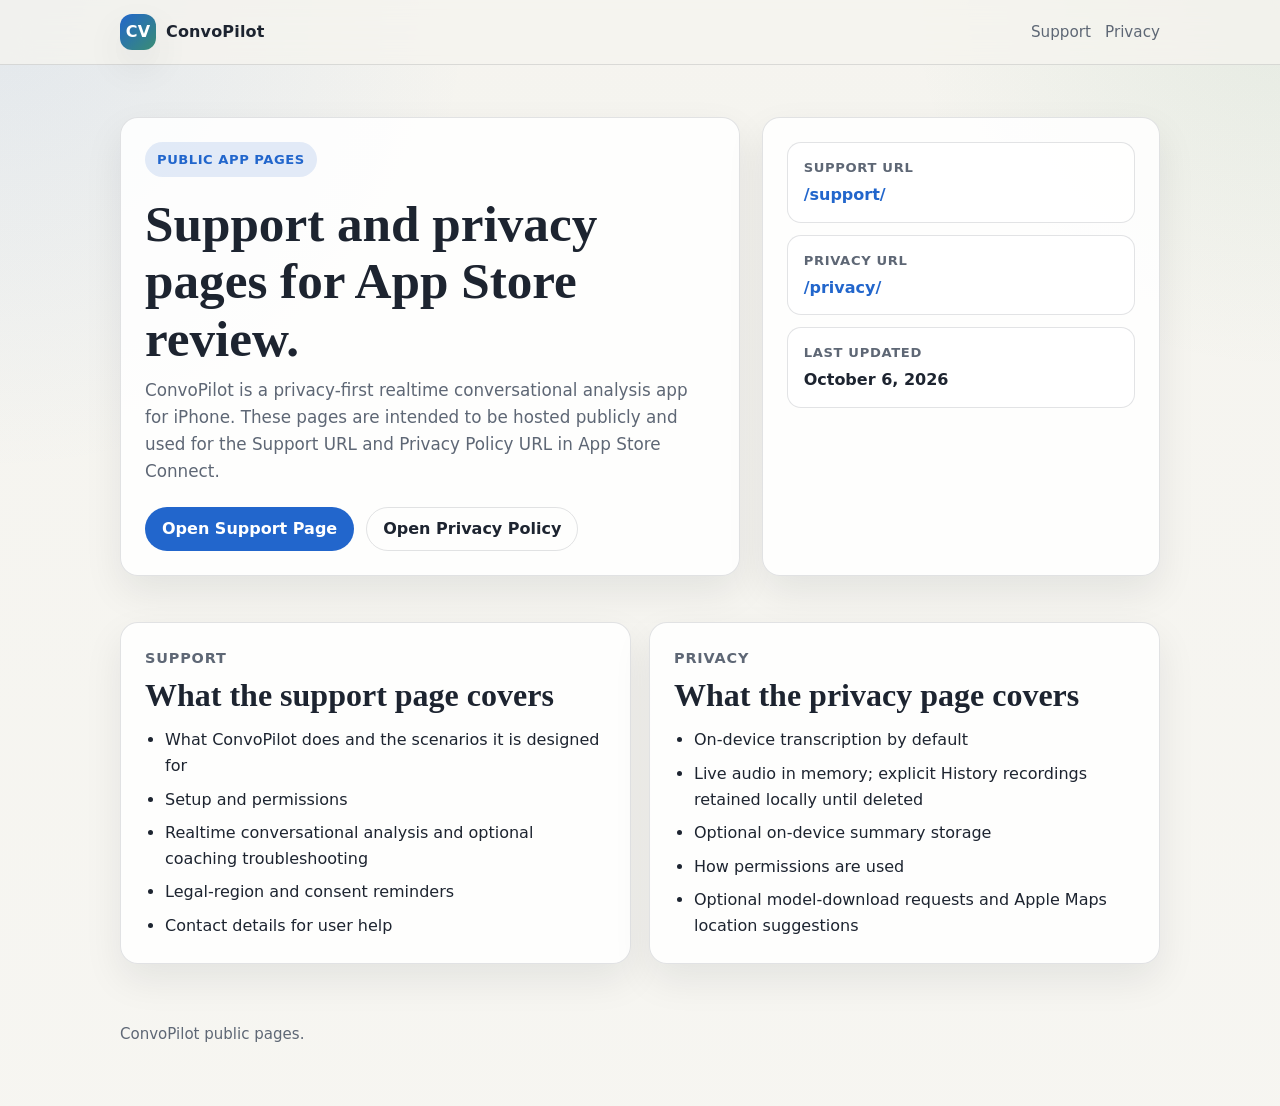
<file: index.html>
<!doctype html>
<html lang="en">
  <head>
    <meta charset="utf-8">
    <meta name="viewport" content="width=device-width, initial-scale=1">
    <title>ConvoPilot Public Pages</title>
    <meta name="description" content="Public support and privacy pages for ConvoPilot.">
    <link rel="stylesheet" href="styles.css">
  </head>
  <body>
    <header class="site-header">
      <div class="page">
        <a class="brand" href="index.html">
          <span class="brand-mark">CV</span>
          <span>ConvoPilot</span>
        </a>
        <nav class="nav" aria-label="Primary">
          <a href="support/">Support</a>
          <a href="privacy/">Privacy</a>
        </nav>
      </div>
    </header>

    <main class="page">
      <section class="hero">
        <div class="hero-grid">
          <div class="hero-card">
            <span class="eyebrow">Public App Pages</span>
            <h1>Support and privacy pages for App Store review.</h1>
            <p class="hero-copy">
              ConvoPilot is a privacy-first realtime conversational analysis app for iPhone. These pages are intended
              to be hosted publicly and used for the Support URL and Privacy Policy URL in App Store Connect.
            </p>
            <div class="hero-actions">
              <a class="button button-primary" href="support/">Open Support Page</a>
              <a class="button button-secondary" href="privacy/">Open Privacy Policy</a>
            </div>
          </div>

          <aside class="hero-card">
            <div class="meta-list">
              <div class="meta-item">
                <span class="meta-label">Support URL</span>
                <strong><a href="support/">/support/</a></strong>
              </div>
              <div class="meta-item">
                <span class="meta-label">Privacy URL</span>
                <strong><a href="privacy/">/privacy/</a></strong>
              </div>
              <div class="meta-item">
                <span class="meta-label">Last Updated</span>
                <strong>October 6, 2026</strong>
              </div>
            </div>
          </aside>
        </div>
      </section>

      <section class="section">
        <div class="section-grid">
          <article class="card">
            <span class="section-kicker">Support</span>
            <h2 class="section-title">What the support page covers</h2>
            <ul class="list">
              <li>What ConvoPilot does and the scenarios it is designed for</li>
              <li>Setup and permissions</li>
              <li>Realtime conversational analysis and optional coaching troubleshooting</li>
              <li>Legal-region and consent reminders</li>
              <li>Contact details for user help</li>
            </ul>
          </article>

          <article class="card">
            <span class="section-kicker">Privacy</span>
            <h2 class="section-title">What the privacy page covers</h2>
            <ul class="list">
              <li>On-device transcription by default</li>
              <li>Live audio in memory; explicit History recordings retained locally until deleted</li>
              <li>Optional on-device summary storage</li>
              <li>How permissions are used</li>
              <li>Optional model-download requests and Apple Maps location suggestions</li>
            </ul>
          </article>
        </div>
      </section>
    </main>

    <footer class="site-footer">
      <div class="page">
        <p>ConvoPilot public pages.</p>
      </div>
    </footer>
  </body>
  </html>
</file>
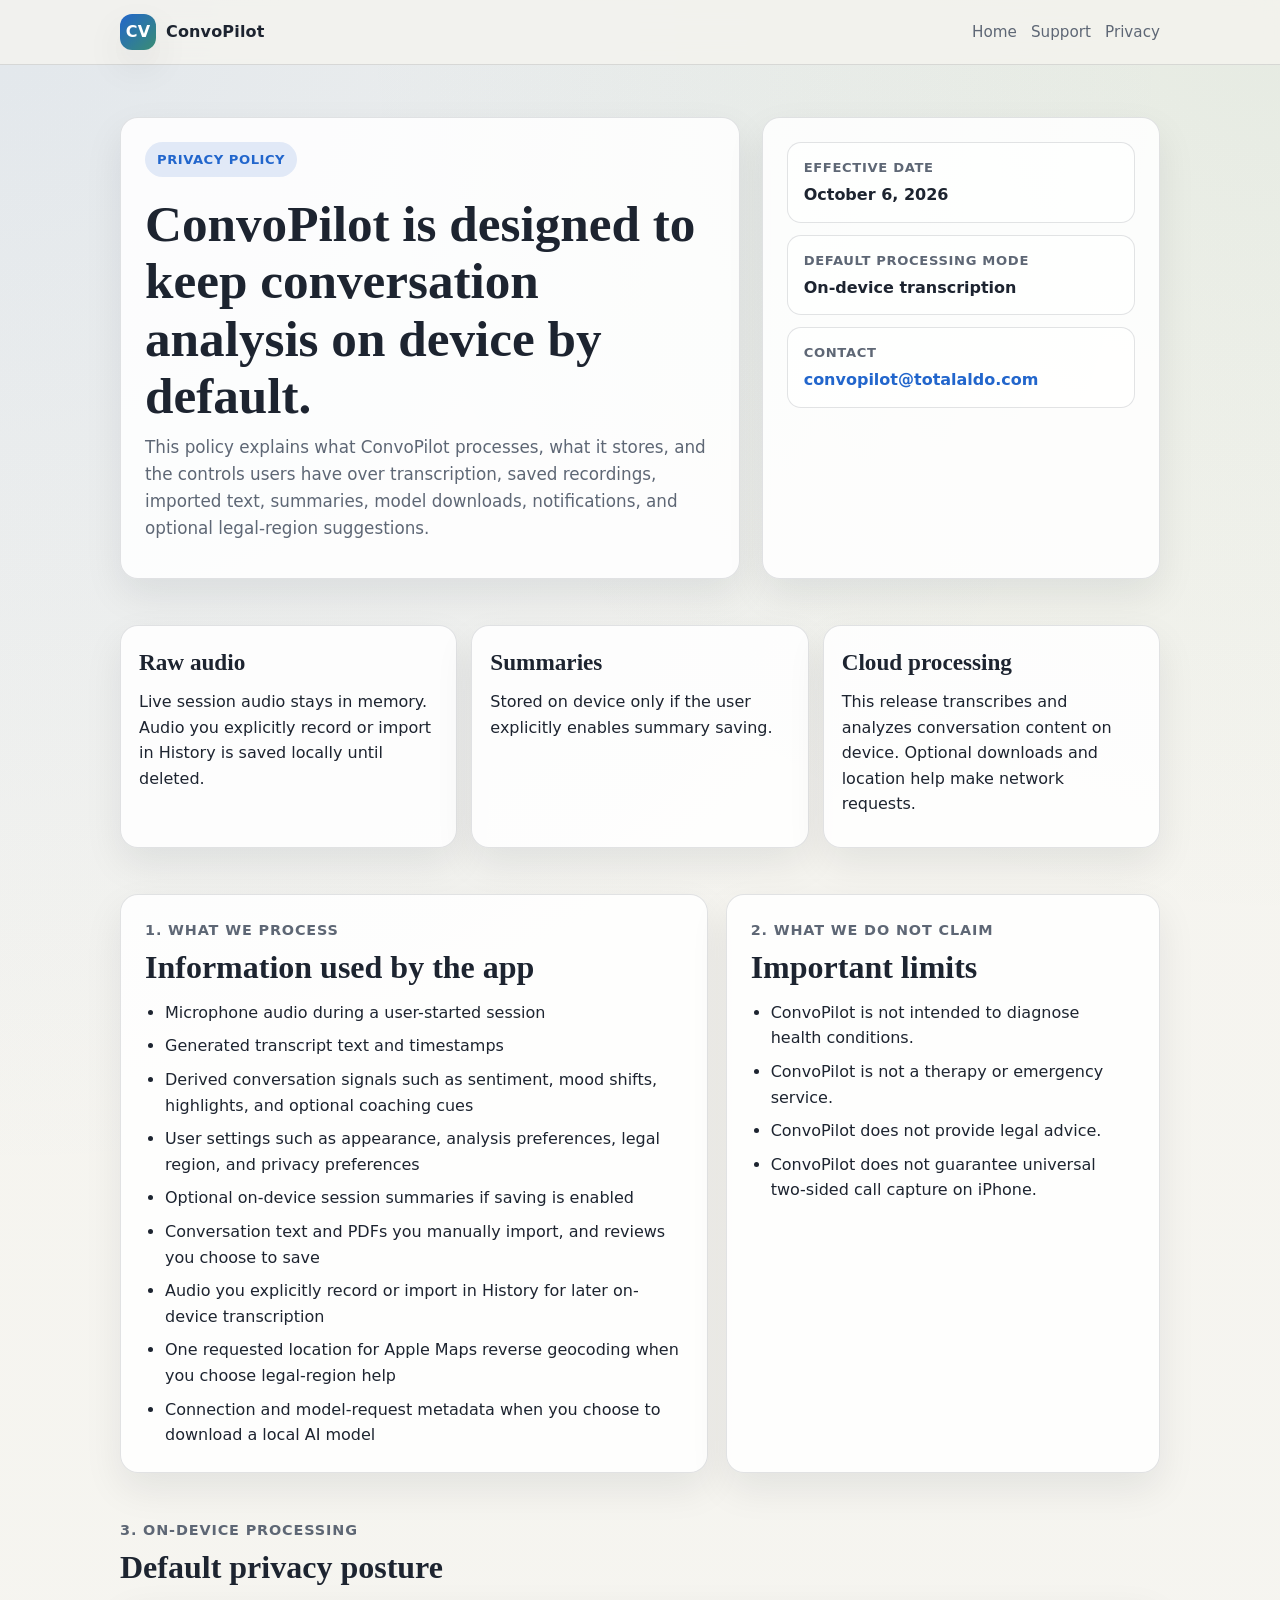
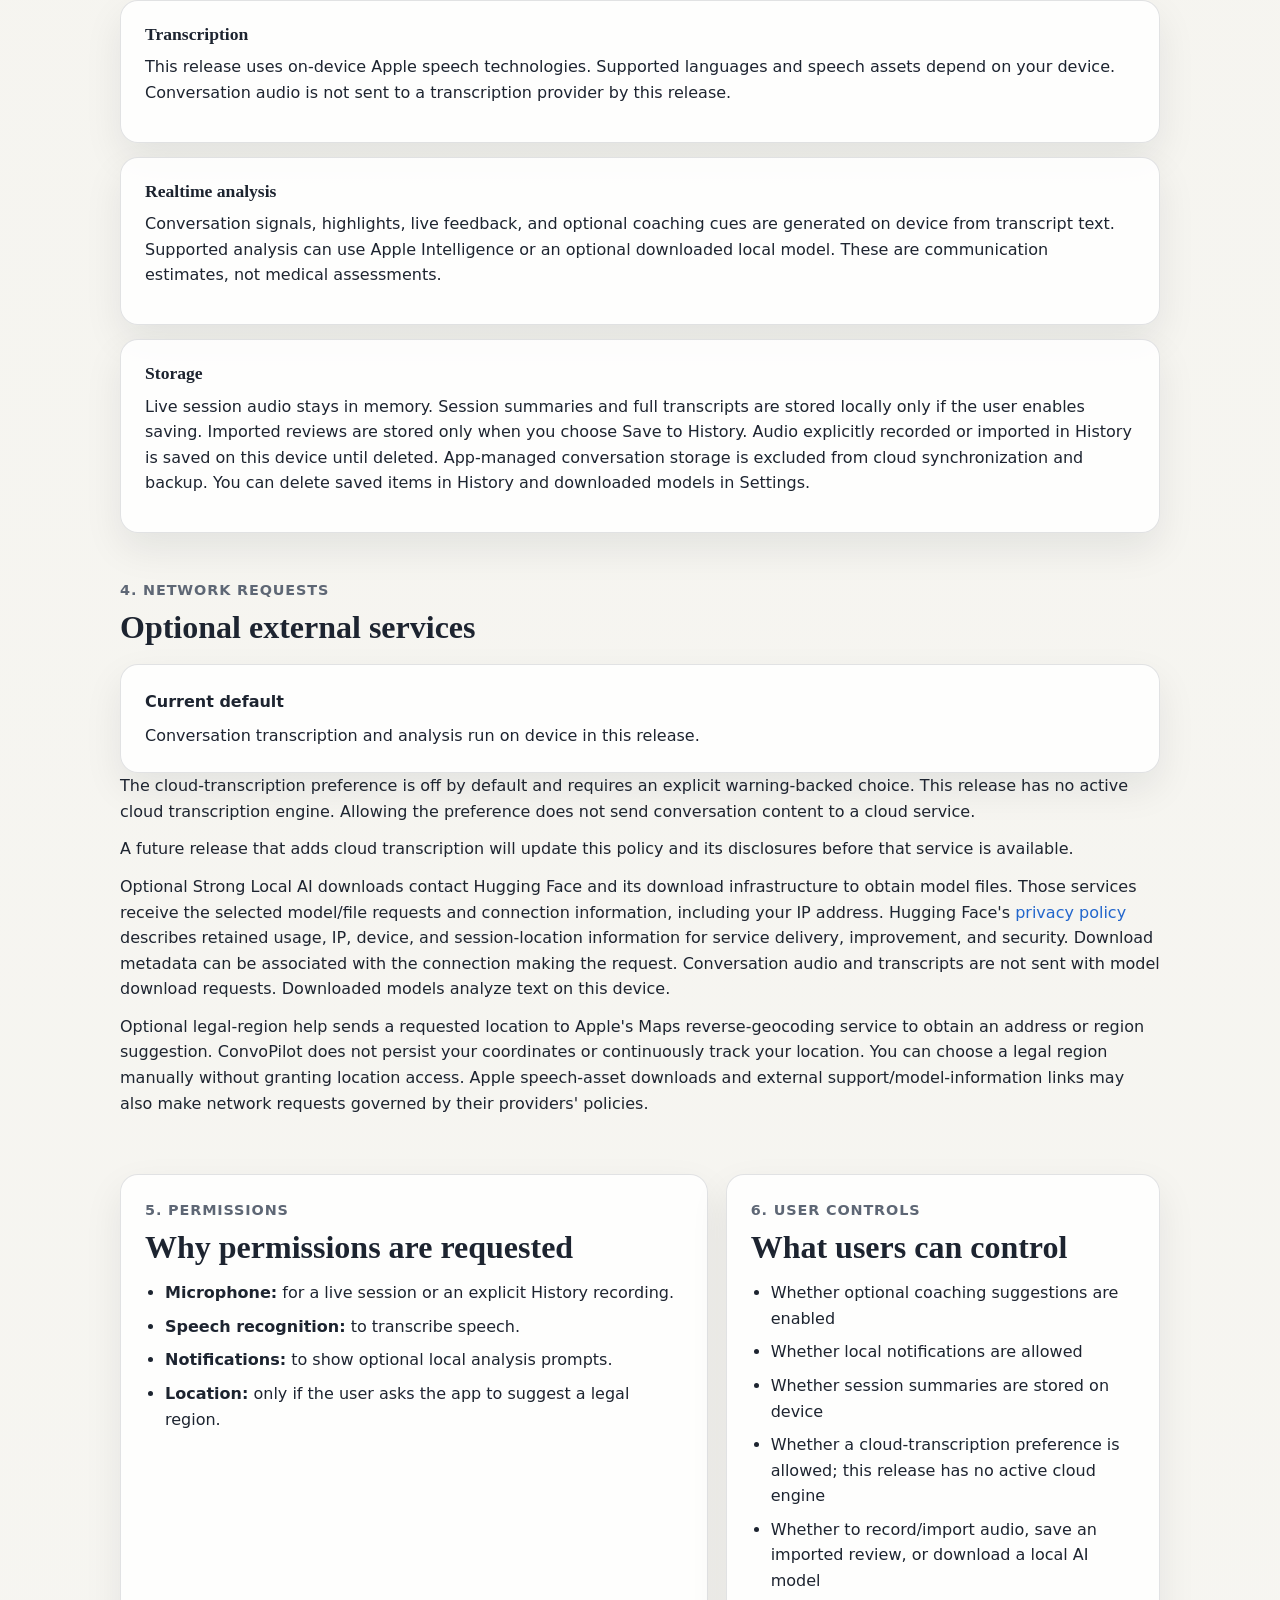
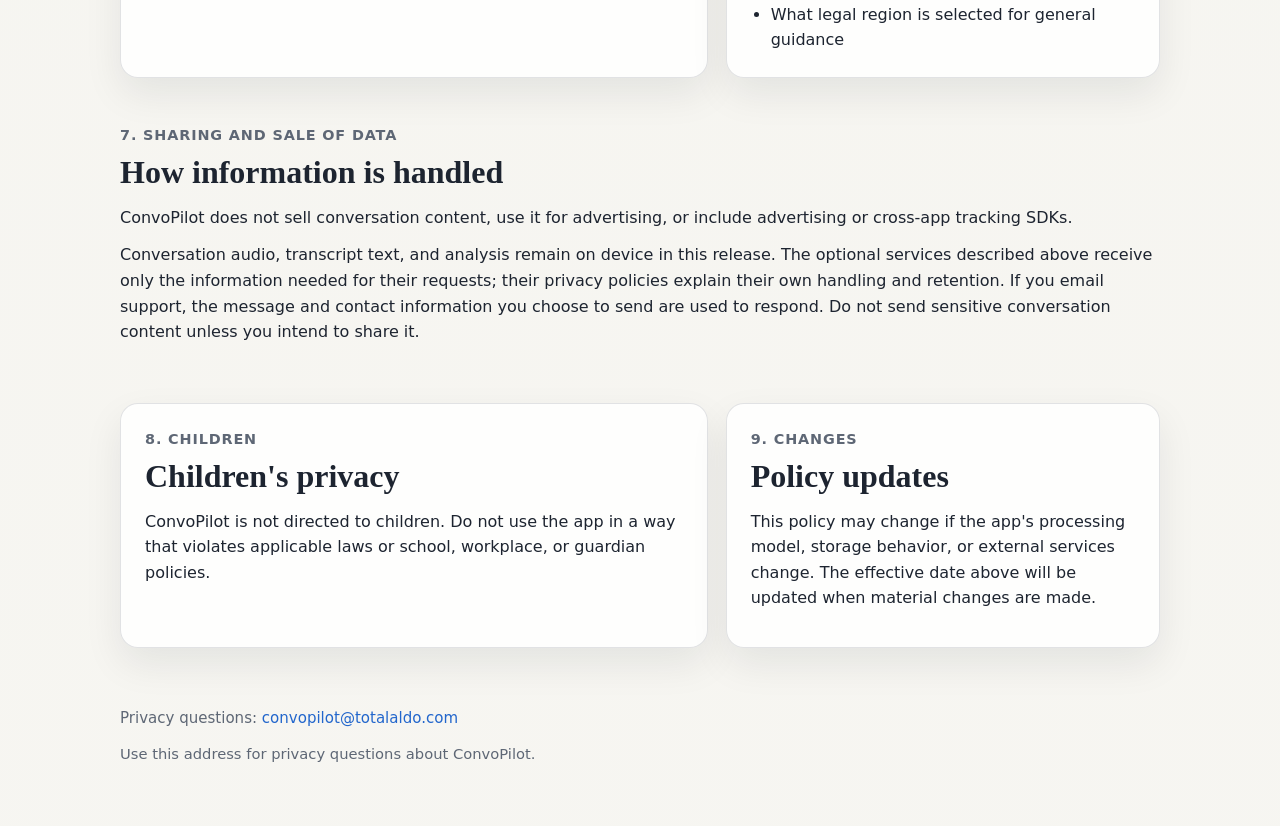
<file: privacy/index.html>
<!doctype html>
<html lang="en">
  <head>
    <meta charset="utf-8">
    <meta name="viewport" content="width=device-width, initial-scale=1">
    <title>ConvoPilot Privacy Policy</title>
    <meta name="description" content="Privacy policy for ConvoPilot.">
    <link rel="stylesheet" href="../styles.css">
  </head>
  <body>
    <header class="site-header">
      <div class="page">
        <a class="brand" href="../">
          <span class="brand-mark">CV</span>
          <span>ConvoPilot</span>
        </a>
        <nav class="nav" aria-label="Primary">
          <a href="../">Home</a>
          <a href="../support/">Support</a>
          <a href="../privacy/">Privacy</a>
        </nav>
      </div>
    </header>

    <main class="page">
      <section class="hero">
        <div class="hero-grid">
          <div class="hero-card">
            <span class="eyebrow">Privacy Policy</span>
            <h1>ConvoPilot is designed to keep conversation analysis on device by default.</h1>
            <p class="hero-copy">
              This policy explains what ConvoPilot processes, what it stores, and the controls users have over transcription,
              saved recordings, imported text, summaries, model downloads, notifications, and optional legal-region suggestions.
            </p>
          </div>

          <aside class="hero-card">
            <div class="meta-list">
              <div class="meta-item">
                <span class="meta-label">Effective Date</span>
                <strong>October 6, 2026</strong>
              </div>
              <div class="meta-item">
                <span class="meta-label">Default Processing Mode</span>
                <strong>On-device transcription</strong>
              </div>
              <div class="meta-item">
                <span class="meta-label">Contact</span>
                <strong><a href="mailto:convopilot@totalaldo.com">convopilot@totalaldo.com</a></strong>
              </div>
            </div>
          </aside>
        </div>
      </section>

      <section class="section">
        <div class="stat-grid">
          <article class="stat">
            <strong>Raw audio</strong>
            <p>Live session audio stays in memory. Audio you explicitly record or import in History is saved locally until deleted.</p>
          </article>
          <article class="stat">
            <strong>Summaries</strong>
            <p>Stored on device only if the user explicitly enables summary saving.</p>
          </article>
          <article class="stat">
            <strong>Cloud processing</strong>
            <p>This release transcribes and analyzes conversation content on device. Optional downloads and location help make network requests.</p>
          </article>
        </div>
      </section>

      <section class="section two-column">
        <article class="card">
          <span class="section-kicker">1. What We Process</span>
          <h2 class="section-title">Information used by the app</h2>
          <ul class="list">
            <li>Microphone audio during a user-started session</li>
            <li>Generated transcript text and timestamps</li>
            <li>Derived conversation signals such as sentiment, mood shifts, highlights, and optional coaching cues</li>
            <li>User settings such as appearance, analysis preferences, legal region, and privacy preferences</li>
            <li>Optional on-device session summaries if saving is enabled</li>
            <li>Conversation text and PDFs you manually import, and reviews you choose to save</li>
            <li>Audio you explicitly record or import in History for later on-device transcription</li>
            <li>One requested location for Apple Maps reverse geocoding when you choose legal-region help</li>
            <li>Connection and model-request metadata when you choose to download a local AI model</li>
          </ul>
        </article>

        <article class="card">
          <span class="section-kicker">2. What We Do Not Claim</span>
          <h2 class="section-title">Important limits</h2>
          <ul class="list">
            <li>ConvoPilot is not intended to diagnose health conditions.</li>
            <li>ConvoPilot is not a therapy or emergency service.</li>
            <li>ConvoPilot does not provide legal advice.</li>
            <li>ConvoPilot does not guarantee universal two-sided call capture on iPhone.</li>
          </ul>
        </article>
      </section>

      <section class="section">
        <span class="section-kicker">3. On-Device Processing</span>
        <h2 class="section-title">Default privacy posture</h2>
        <div class="card-list">
          <article class="card">
            <h3>Transcription</h3>
            <p>This release uses on-device Apple speech technologies. Supported languages and speech assets depend on your device. Conversation audio is not sent to a transcription provider by this release.</p>
          </article>
          <article class="card">
            <h3>Realtime analysis</h3>
            <p>Conversation signals, highlights, live feedback, and optional coaching cues are generated on device from transcript text. Supported analysis can use Apple Intelligence or an optional downloaded local model. These are communication estimates, not medical assessments.</p>
          </article>
          <article class="card">
            <h3>Storage</h3>
            <p>Live session audio stays in memory. Session summaries and full transcripts are stored locally only if the user enables saving. Imported reviews are stored only when you choose Save to History. Audio explicitly recorded or imported in History is saved on this device until deleted. App-managed conversation storage is excluded from cloud synchronization and backup. You can delete saved items in History and downloaded models in Settings.</p>
          </article>
        </div>
      </section>

      <section class="section">
        <span class="section-kicker">4. Network Requests</span>
        <h2 class="section-title">Optional external services</h2>
        <div class="notice">
          <span class="notice-title">Current default</span>
          Conversation transcription and analysis run on device in this release.
        </div>
        <p>
          The cloud-transcription preference is off by default and requires an explicit warning-backed choice.
          This release has no active cloud transcription engine. Allowing the preference does not send conversation content to a cloud service.
        </p>
        <p>
          A future release that adds cloud transcription will update this policy and its disclosures before that service is available.
        </p>
        <p>
          Optional Strong Local AI downloads contact Hugging Face and its download infrastructure to obtain model files.
          Those services receive the selected model/file requests and connection information, including your IP address.
          Hugging Face's <a href="https://huggingface.co/privacy">privacy policy</a> describes retained usage, IP, device,
          and session-location information for service delivery, improvement, and security. Download metadata can be
          associated with the connection making the request. Conversation audio and transcripts are not sent with model
          download requests. Downloaded models analyze text on this device.
        </p>
        <p>
          Optional legal-region help sends a requested location to Apple's Maps reverse-geocoding service to obtain an address or region suggestion.
          ConvoPilot does not persist your coordinates or continuously track your location. You can choose a legal region manually without granting location access.
          Apple speech-asset downloads and external support/model-information links may also make network requests governed by their providers' policies.
        </p>
      </section>

      <section class="section two-column">
        <article class="card">
          <span class="section-kicker">5. Permissions</span>
          <h2 class="section-title">Why permissions are requested</h2>
          <ul class="list">
            <li><strong>Microphone:</strong> for a live session or an explicit History recording.</li>
            <li><strong>Speech recognition:</strong> to transcribe speech.</li>
            <li><strong>Notifications:</strong> to show optional local analysis prompts.</li>
            <li><strong>Location:</strong> only if the user asks the app to suggest a legal region.</li>
          </ul>
        </article>

        <article class="card">
          <span class="section-kicker">6. User Controls</span>
          <h2 class="section-title">What users can control</h2>
          <ul class="list">
            <li>Whether optional coaching suggestions are enabled</li>
            <li>Whether local notifications are allowed</li>
            <li>Whether session summaries are stored on device</li>
            <li>Whether a cloud-transcription preference is allowed; this release has no active cloud engine</li>
            <li>Whether to record/import audio, save an imported review, or download a local AI model</li>
            <li>What legal region is selected for general guidance</li>
          </ul>
        </article>
      </section>

      <section class="section">
        <span class="section-kicker">7. Sharing and Sale of Data</span>
        <h2 class="section-title">How information is handled</h2>
        <p>ConvoPilot does not sell conversation content, use it for advertising, or include advertising or cross-app tracking SDKs.</p>
        <p>
          Conversation audio, transcript text, and analysis remain on device in this release. The optional services described above
          receive only the information needed for their requests; their privacy policies explain their own handling and retention.
          If you email support, the message and contact information you choose to send are used to respond. Do not send sensitive conversation content unless you intend to share it.
        </p>
      </section>

      <section class="section two-column">
        <article class="card">
          <span class="section-kicker">8. Children</span>
          <h2 class="section-title">Children's privacy</h2>
          <p>ConvoPilot is not directed to children. Do not use the app in a way that violates applicable laws or school, workplace, or guardian policies.</p>
        </article>

        <article class="card">
          <span class="section-kicker">9. Changes</span>
          <h2 class="section-title">Policy updates</h2>
          <p>This policy may change if the app's processing model, storage behavior, or external services change. The effective date above will be updated when material changes are made.</p>
        </article>
      </section>
    </main>

    <footer class="site-footer">
      <div class="page">
        <p>Privacy questions: <a href="mailto:convopilot@totalaldo.com">convopilot@totalaldo.com</a></p>
        <p class="small">Use this address for privacy questions about ConvoPilot.</p>
      </div>
    </footer>
  </body>
  </html>
</file>
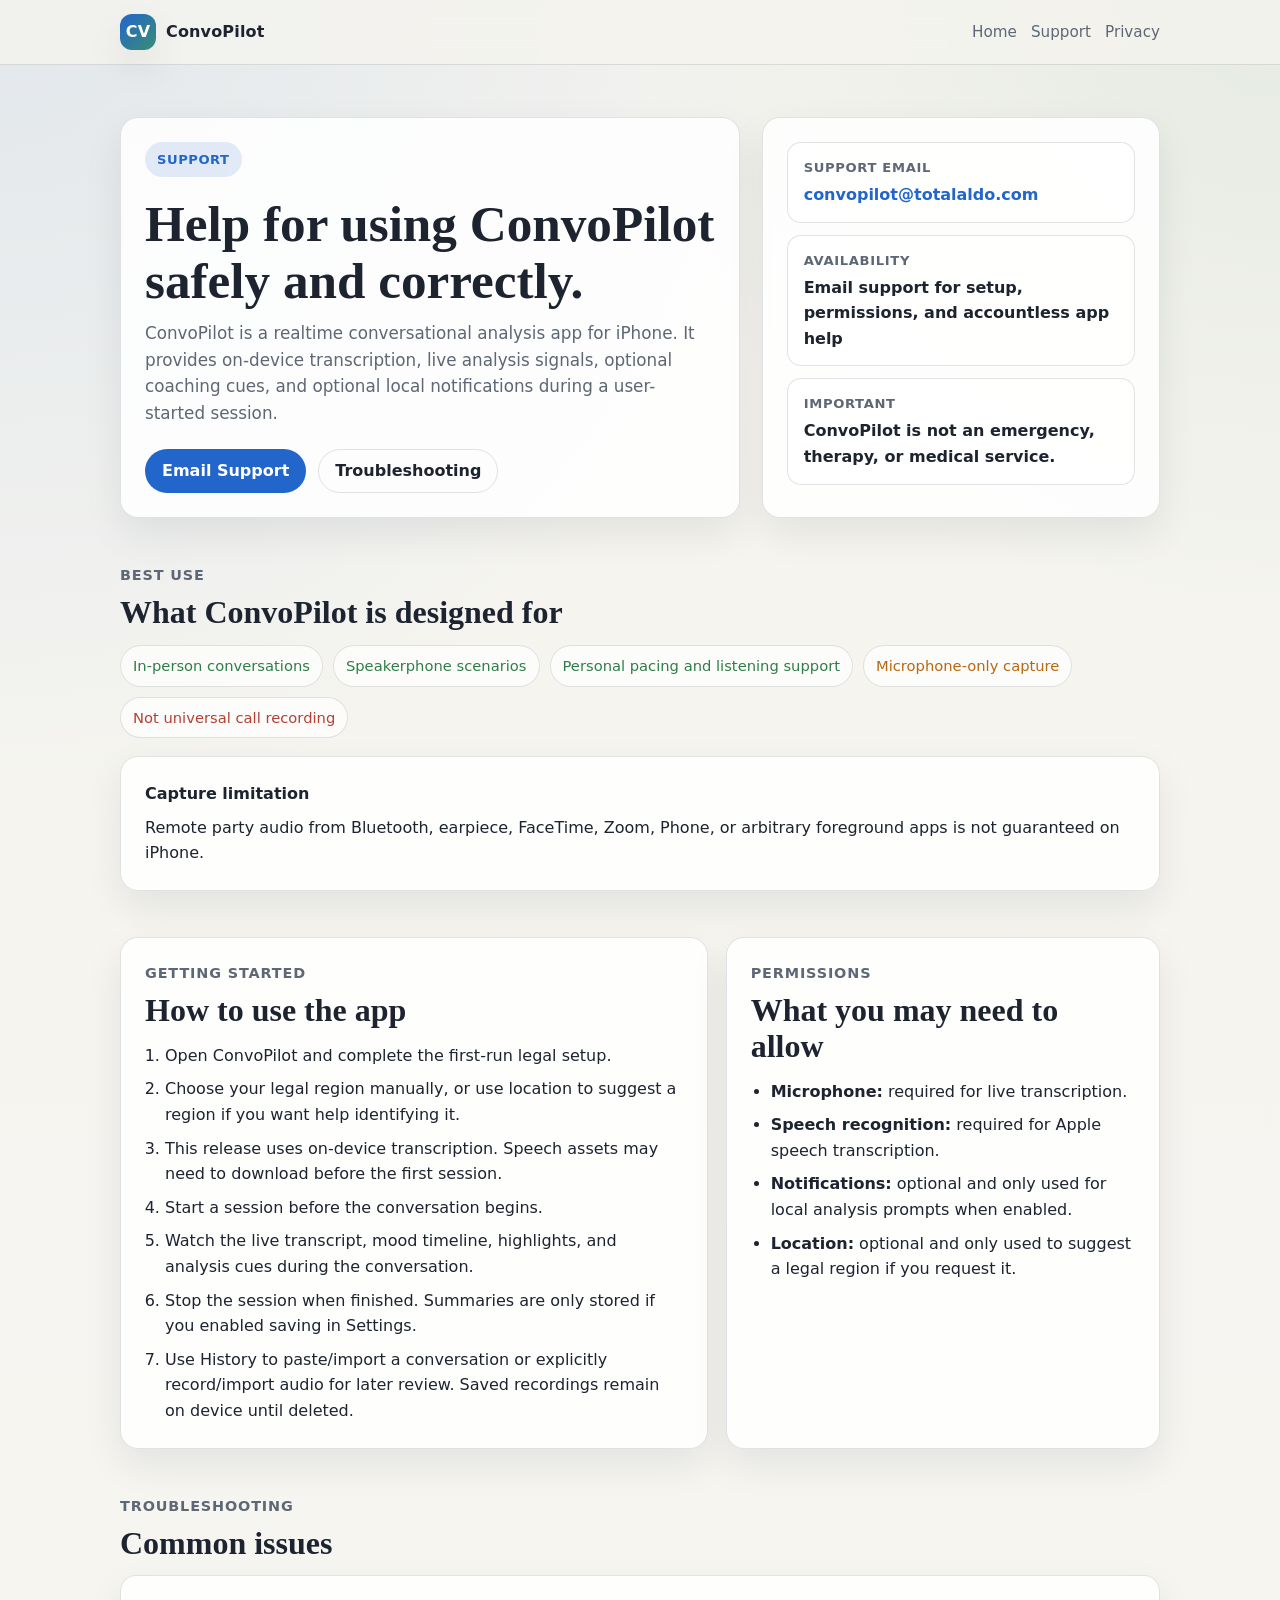
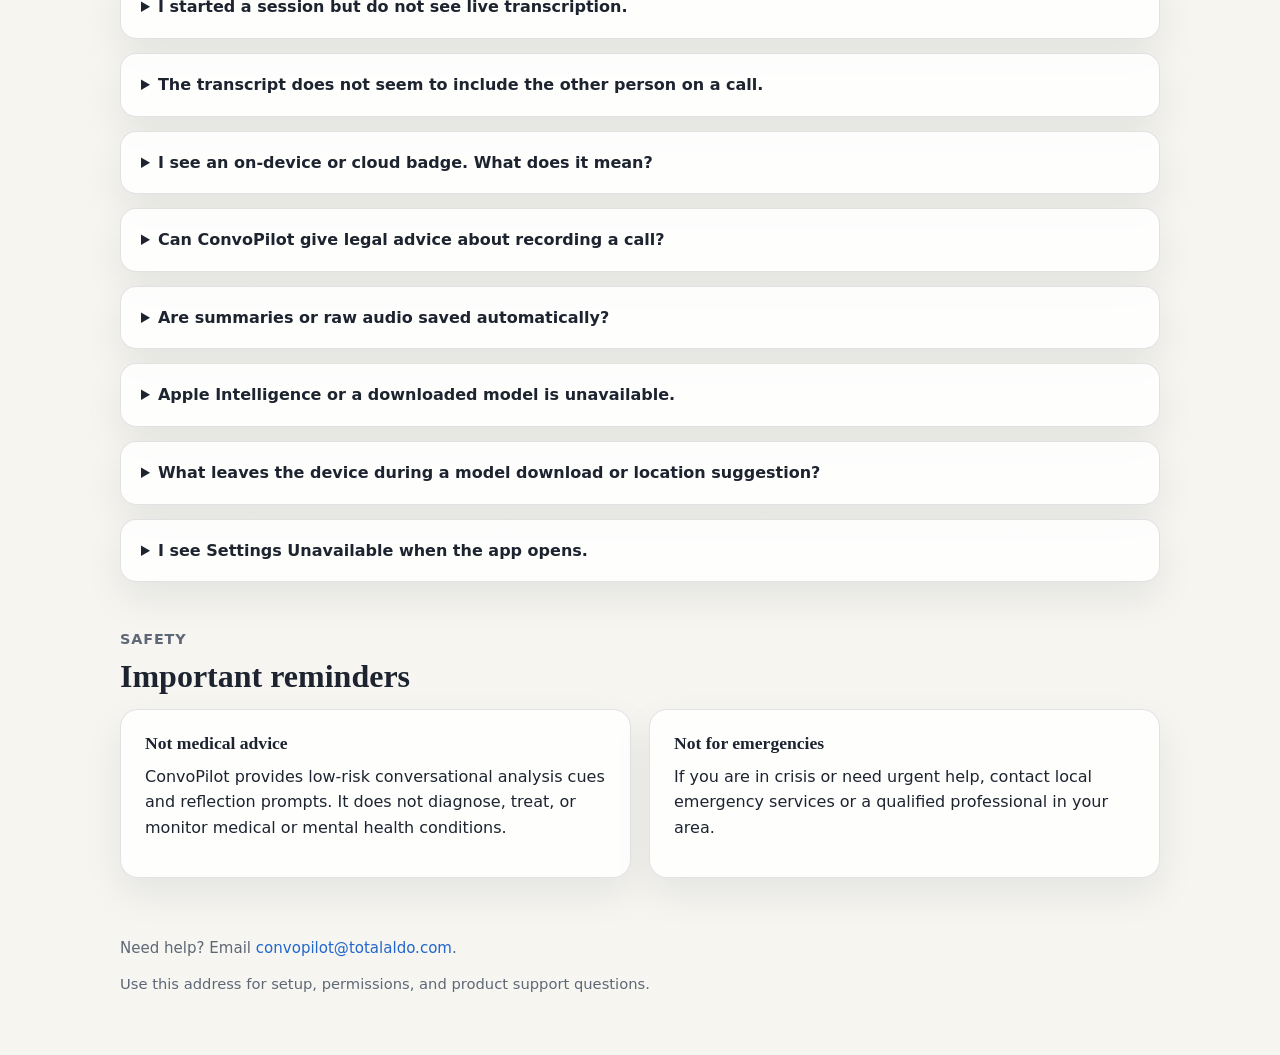
<file: support/index.html>
<!doctype html>
<html lang="en">
  <head>
    <meta charset="utf-8">
    <meta name="viewport" content="width=device-width, initial-scale=1">
    <title>ConvoPilot Support</title>
    <meta name="description" content="Support information for ConvoPilot.">
    <link rel="stylesheet" href="../styles.css">
  </head>
  <body>
    <header class="site-header">
      <div class="page">
        <a class="brand" href="../">
          <span class="brand-mark">CV</span>
          <span>ConvoPilot</span>
        </a>
        <nav class="nav" aria-label="Primary">
          <a href="../">Home</a>
          <a href="../support/">Support</a>
          <a href="../privacy/">Privacy</a>
        </nav>
      </div>
    </header>

    <main class="page">
      <section class="hero">
        <div class="hero-grid">
          <div class="hero-card">
            <span class="eyebrow">Support</span>
            <h1>Help for using ConvoPilot safely and correctly.</h1>
            <p class="hero-copy">
              ConvoPilot is a realtime conversational analysis app for iPhone. It provides on-device transcription,
              live analysis signals, optional coaching cues, and optional local notifications during a user-started session.
            </p>
            <div class="hero-actions">
              <a class="button button-primary" href="mailto:convopilot@totalaldo.com">Email Support</a>
              <a class="button button-secondary" href="#troubleshooting">Troubleshooting</a>
            </div>
          </div>

          <aside class="hero-card">
            <div class="meta-list">
              <div class="meta-item">
                <span class="meta-label">Support Email</span>
                <strong><a href="mailto:convopilot@totalaldo.com">convopilot@totalaldo.com</a></strong>
              </div>
              <div class="meta-item">
                <span class="meta-label">Availability</span>
                <strong>Email support for setup, permissions, and accountless app help</strong>
              </div>
              <div class="meta-item">
                <span class="meta-label">Important</span>
                <strong>ConvoPilot is not an emergency, therapy, or medical service.</strong>
              </div>
            </div>
          </aside>
        </div>
      </section>

      <section class="section">
        <span class="section-kicker">Best Use</span>
        <h2 class="section-title">What ConvoPilot is designed for</h2>
        <div class="pill-row">
          <span class="pill success">In-person conversations</span>
          <span class="pill success">Speakerphone scenarios</span>
          <span class="pill success">Personal pacing and listening support</span>
          <span class="pill warning">Microphone-only capture</span>
          <span class="pill danger">Not universal call recording</span>
        </div>
        <div class="notice">
          <span class="notice-title">Capture limitation</span>
          Remote party audio from Bluetooth, earpiece, FaceTime, Zoom, Phone, or arbitrary foreground apps is not guaranteed on iPhone.
        </div>
      </section>

      <section class="section two-column">
        <article class="card">
          <span class="section-kicker">Getting Started</span>
          <h2 class="section-title">How to use the app</h2>
          <ol class="list">
            <li>Open ConvoPilot and complete the first-run legal setup.</li>
            <li>Choose your legal region manually, or use location to suggest a region if you want help identifying it.</li>
            <li>This release uses on-device transcription. Speech assets may need to download before the first session.</li>
            <li>Start a session before the conversation begins.</li>
            <li>Watch the live transcript, mood timeline, highlights, and analysis cues during the conversation.</li>
            <li>Stop the session when finished. Summaries are only stored if you enabled saving in Settings.</li>
            <li>Use History to paste/import a conversation or explicitly record/import audio for later review. Saved recordings remain on device until deleted.</li>
          </ol>
        </article>

        <article class="card">
          <span class="section-kicker">Permissions</span>
          <h2 class="section-title">What you may need to allow</h2>
          <ul class="list">
            <li><strong>Microphone:</strong> required for live transcription.</li>
            <li><strong>Speech recognition:</strong> required for Apple speech transcription.</li>
            <li><strong>Notifications:</strong> optional and only used for local analysis prompts when enabled.</li>
            <li><strong>Location:</strong> optional and only used to suggest a legal region if you request it.</li>
          </ul>
        </article>
      </section>

      <section class="section" id="troubleshooting">
        <span class="section-kicker">Troubleshooting</span>
        <h2 class="section-title">Common issues</h2>
        <div class="faq">
          <details>
            <summary>I started a session but do not see live transcription.</summary>
            <p>Check microphone and speech permissions first. Then confirm your current locale is supported for on-device transcription on the device you are using.</p>
          </details>
          <details>
            <summary>The transcript does not seem to include the other person on a call.</summary>
            <p>That can happen on iPhone. ConvoPilot is microphone-first and does not guarantee two-sided capture from Phone, FaceTime, Zoom, Bluetooth audio, or the earpiece path.</p>
          </details>
          <details>
            <summary>I see an on-device or cloud badge. What does it mean?</summary>
            <p>This release uses on-device transcription. Its cloud preference is off by default and warning-backed, but enabling that preference does not activate a cloud engine. An active future cloud mode would need to display a Cloud badge.</p>
          </details>
          <details>
            <summary>Can ConvoPilot give legal advice about recording a call?</summary>
            <p>No. The app provides general guidance only. You are responsible for complying with the laws that apply where you and the other participants are located.</p>
          </details>
          <details>
            <summary>Are summaries or raw audio saved automatically?</summary>
            <p>Live session audio is not saved. Summaries and full transcripts are stored on device only if you enable saving. Audio you explicitly record or import in History is saved locally until you delete it.</p>
          </details>
          <details>
            <summary>Apple Intelligence or a downloaded model is unavailable.</summary>
            <p>Apple Intelligence depends on compatible hardware, supported language, and device settings. Built-in conversation signals and imported review guidance remain available without generated prose. Strong Local AI models require a supported physical device and an explicit download in Settings. Choose a smaller model if memory is limited.</p>
          </details>
          <details>
            <summary>What leaves the device during a model download or location suggestion?</summary>
            <p>Hugging Face and its delivery services receive model/file requests and connection metadata, such as your IP address. Conversation content is not included. Optional location help uses Apple Maps reverse geocoding; manual legal-region selection needs no location permission. See the <a href="../privacy/">privacy policy</a> for details.</p>
          </details>
          <details>
            <summary>I see Settings Unavailable when the app opens.</summary>
            <p>Check that the device has available storage, then use Try Again. The retry preserves saved History and preferences; it does not reset your data.</p>
          </details>
        </div>
      </section>

      <section class="section">
        <span class="section-kicker">Safety</span>
        <h2 class="section-title">Important reminders</h2>
        <div class="section-grid">
          <article class="card">
            <h3>Not medical advice</h3>
            <p>ConvoPilot provides low-risk conversational analysis cues and reflection prompts. It does not diagnose, treat, or monitor medical or mental health conditions.</p>
          </article>
          <article class="card">
            <h3>Not for emergencies</h3>
            <p>If you are in crisis or need urgent help, contact local emergency services or a qualified professional in your area.</p>
          </article>
        </div>
      </section>
    </main>

    <footer class="site-footer">
      <div class="page">
        <p>Need help? Email <a href="mailto:convopilot@totalaldo.com">convopilot@totalaldo.com</a>.</p>
        <p class="small">Use this address for setup, permissions, and product support questions.</p>
      </div>
    </footer>
  </body>
  </html>
</file>
<file: styles.css>
:root {
  color-scheme: light dark;
  --bg: #f5f4ef;
  --surface: rgba(255, 255, 255, 0.86);
  --surface-strong: #ffffff;
  --text: #1d2430;
  --muted: #5e6775;
  --border: rgba(20, 27, 40, 0.12);
  --accent: #2266cc;
  --accent-soft: rgba(34, 102, 204, 0.12);
  --success: #2f7d4a;
  --warning: #b96710;
  --danger: #b24034;
  --shadow: 0 16px 38px rgba(17, 24, 39, 0.08);
  --radius: 18px;
  --max-width: 1040px;
  --heading-font: "Charter", "Iowan Old Style", "Palatino Linotype", serif;
  --body-font: "SF Pro Text", "Segoe UI", ui-sans-serif, system-ui, sans-serif;
}

@media (prefers-color-scheme: dark) {
  :root {
    --bg: #12151b;
    --surface: rgba(23, 28, 38, 0.86);
    --surface-strong: #1a2030;
    --text: #edf1f7;
    --muted: #a3afc2;
    --border: rgba(214, 222, 236, 0.12);
    --accent: #84b4ff;
    --accent-soft: rgba(132, 180, 255, 0.14);
    --success: #68c489;
    --warning: #f0b160;
    --danger: #ff8d82;
    --shadow: 0 18px 42px rgba(0, 0, 0, 0.28);
  }
}

* {
  box-sizing: border-box;
}

html {
  scroll-behavior: smooth;
}

body {
  margin: 0;
  font-family: var(--body-font);
  color: var(--text);
  background:
    radial-gradient(circle at top left, rgba(34, 102, 204, 0.09), transparent 28%),
    radial-gradient(circle at top right, rgba(47, 125, 74, 0.08), transparent 22%),
    linear-gradient(180deg, var(--bg), color-mix(in srgb, var(--bg) 86%, white 14%));
  line-height: 1.6;
}

a {
  color: var(--accent);
  text-decoration: none;
}

a:hover {
  text-decoration: underline;
}

.page {
  width: min(calc(100% - 32px), var(--max-width));
  margin: 0 auto;
}

.site-header {
  position: sticky;
  top: 0;
  z-index: 20;
  backdrop-filter: blur(14px);
  background: color-mix(in srgb, var(--bg) 78%, transparent 22%);
  border-bottom: 1px solid var(--border);
}

.site-header .page {
  display: flex;
  align-items: center;
  justify-content: space-between;
  gap: 16px;
  padding: 14px 0;
}

.brand {
  display: inline-flex;
  align-items: center;
  gap: 10px;
  color: var(--text);
  font-weight: 700;
  letter-spacing: 0.01em;
}

.brand-mark {
  width: 36px;
  height: 36px;
  border-radius: 12px;
  display: inline-grid;
  place-items: center;
  color: white;
  font-size: 16px;
  background: linear-gradient(135deg, #2266cc, #3a8d73);
  box-shadow: var(--shadow);
}

.nav {
  display: flex;
  flex-wrap: wrap;
  gap: 14px;
}

.nav a {
  font-size: 0.95rem;
  color: var(--muted);
}

.hero {
  padding: 52px 0 28px;
}

.hero-grid {
  display: grid;
  grid-template-columns: 1.4fr 0.9fr;
  gap: 22px;
  align-items: stretch;
}

.hero-card,
.card,
.stat,
.notice {
  background: var(--surface);
  border: 1px solid var(--border);
  border-radius: var(--radius);
  box-shadow: var(--shadow);
}

.hero-card,
.card,
.notice {
  padding: 24px;
}

.eyebrow {
  display: inline-flex;
  align-items: center;
  gap: 8px;
  padding: 7px 12px;
  border-radius: 999px;
  background: var(--accent-soft);
  color: var(--accent);
  font-size: 0.82rem;
  font-weight: 700;
  letter-spacing: 0.04em;
  text-transform: uppercase;
}

h1,
h2,
h3 {
  margin: 0 0 10px;
  line-height: 1.12;
  font-family: var(--heading-font);
}

h1 {
  font-size: clamp(2.3rem, 4vw, 4rem);
  margin-top: 18px;
}

h2 {
  font-size: clamp(1.5rem, 2.5vw, 2.2rem);
}

h3 {
  font-size: 1.1rem;
}

p {
  margin: 0 0 12px;
}

.hero-copy {
  font-size: 1.05rem;
  color: var(--muted);
  max-width: 62ch;
}

.hero-actions {
  display: flex;
  flex-wrap: wrap;
  gap: 12px;
  margin-top: 22px;
}

.button {
  display: inline-flex;
  align-items: center;
  justify-content: center;
  min-height: 44px;
  padding: 0 16px;
  border-radius: 999px;
  border: 1px solid transparent;
  font-weight: 700;
}

.button-primary {
  background: var(--accent);
  color: white;
}

.button-secondary {
  background: transparent;
  color: var(--text);
  border-color: var(--border);
}

.meta-list {
  display: grid;
  gap: 12px;
}

.meta-item {
  padding: 14px 16px;
  border-radius: 14px;
  background: color-mix(in srgb, var(--surface-strong) 70%, transparent 30%);
  border: 1px solid var(--border);
}

.meta-label {
  display: block;
  margin-bottom: 4px;
  font-size: 0.82rem;
  font-weight: 700;
  color: var(--muted);
  text-transform: uppercase;
  letter-spacing: 0.05em;
}

.section {
  padding: 18px 0 28px;
}

.section-grid {
  display: grid;
  grid-template-columns: repeat(2, minmax(0, 1fr));
  gap: 18px;
}

.card-list {
  display: grid;
  gap: 14px;
}

.card-list .card {
  height: 100%;
}

.stat-grid {
  display: grid;
  grid-template-columns: repeat(3, minmax(0, 1fr));
  gap: 14px;
}

.stat {
  padding: 18px;
}

.stat strong {
  display: block;
  margin-bottom: 8px;
  font-size: 1.45rem;
  font-family: var(--heading-font);
}

.pill-row {
  display: flex;
  flex-wrap: wrap;
  gap: 10px;
}

.pill {
  display: inline-flex;
  align-items: center;
  gap: 8px;
  padding: 8px 12px;
  border-radius: 999px;
  font-size: 0.92rem;
  border: 1px solid var(--border);
  background: color-mix(in srgb, var(--surface-strong) 68%, transparent 32%);
}

.pill.success { color: var(--success); }
.pill.warning { color: var(--warning); }
.pill.danger { color: var(--danger); }

.notice {
  margin: 18px 0 0;
}

.notice-title {
  display: block;
  margin-bottom: 8px;
  font-weight: 700;
}

.section-title {
  margin-bottom: 14px;
}

.section-kicker {
  display: block;
  margin-bottom: 8px;
  color: var(--muted);
  font-size: 0.9rem;
  text-transform: uppercase;
  letter-spacing: 0.06em;
  font-weight: 700;
}

.faq {
  display: grid;
  gap: 14px;
}

.faq details {
  padding: 18px 20px;
  border-radius: 16px;
  border: 1px solid var(--border);
  background: var(--surface);
  box-shadow: var(--shadow);
}

.faq summary {
  cursor: pointer;
  font-weight: 700;
}

.two-column {
  display: grid;
  grid-template-columns: 1.15fr 0.85fr;
  gap: 18px;
}

.site-footer {
  padding: 30px 0 48px;
  color: var(--muted);
  font-size: 0.94rem;
}

.small {
  font-size: 0.92rem;
  color: var(--muted);
}

.list {
  margin: 0;
  padding-left: 20px;
}

.list li + li {
  margin-top: 8px;
}

@media (max-width: 800px) {
  .hero-grid,
  .section-grid,
  .stat-grid,
  .two-column {
    grid-template-columns: 1fr;
  }

  .site-header .page {
    align-items: flex-start;
    flex-direction: column;
  }

  .hero {
    padding-top: 32px;
  }
}
</file>
